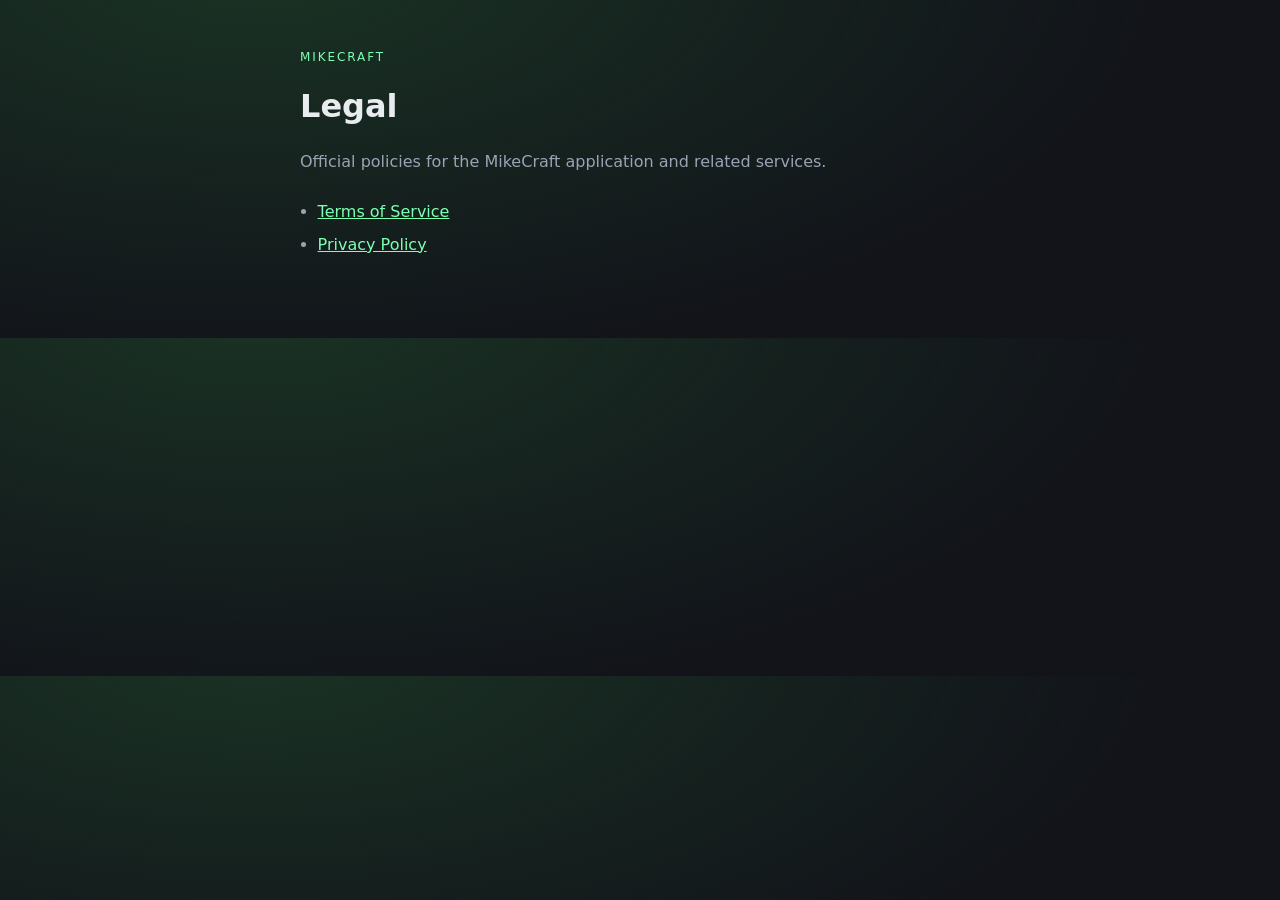
<file: index.html>
<!DOCTYPE html>
<html lang="en">
<head>
  <meta charset="utf-8" />
  <meta name="viewport" content="width=device-width, initial-scale=1" />
  <title>MikeCraft Legal</title>
  <link rel="stylesheet" href="styles.css" />
</head>
<body>
  <main class="wrap">
    <p class="eyebrow">MikeCraft</p>
    <h1>Legal</h1>
    <p class="lede">Official policies for the MikeCraft application and related services.</p>
    <ul class="links">
      <li><a href="terms.html">Terms of Service</a></li>
      <li><a href="privacy.html">Privacy Policy</a></li>
    </ul>
  </main>
</body>
</html>
</file>
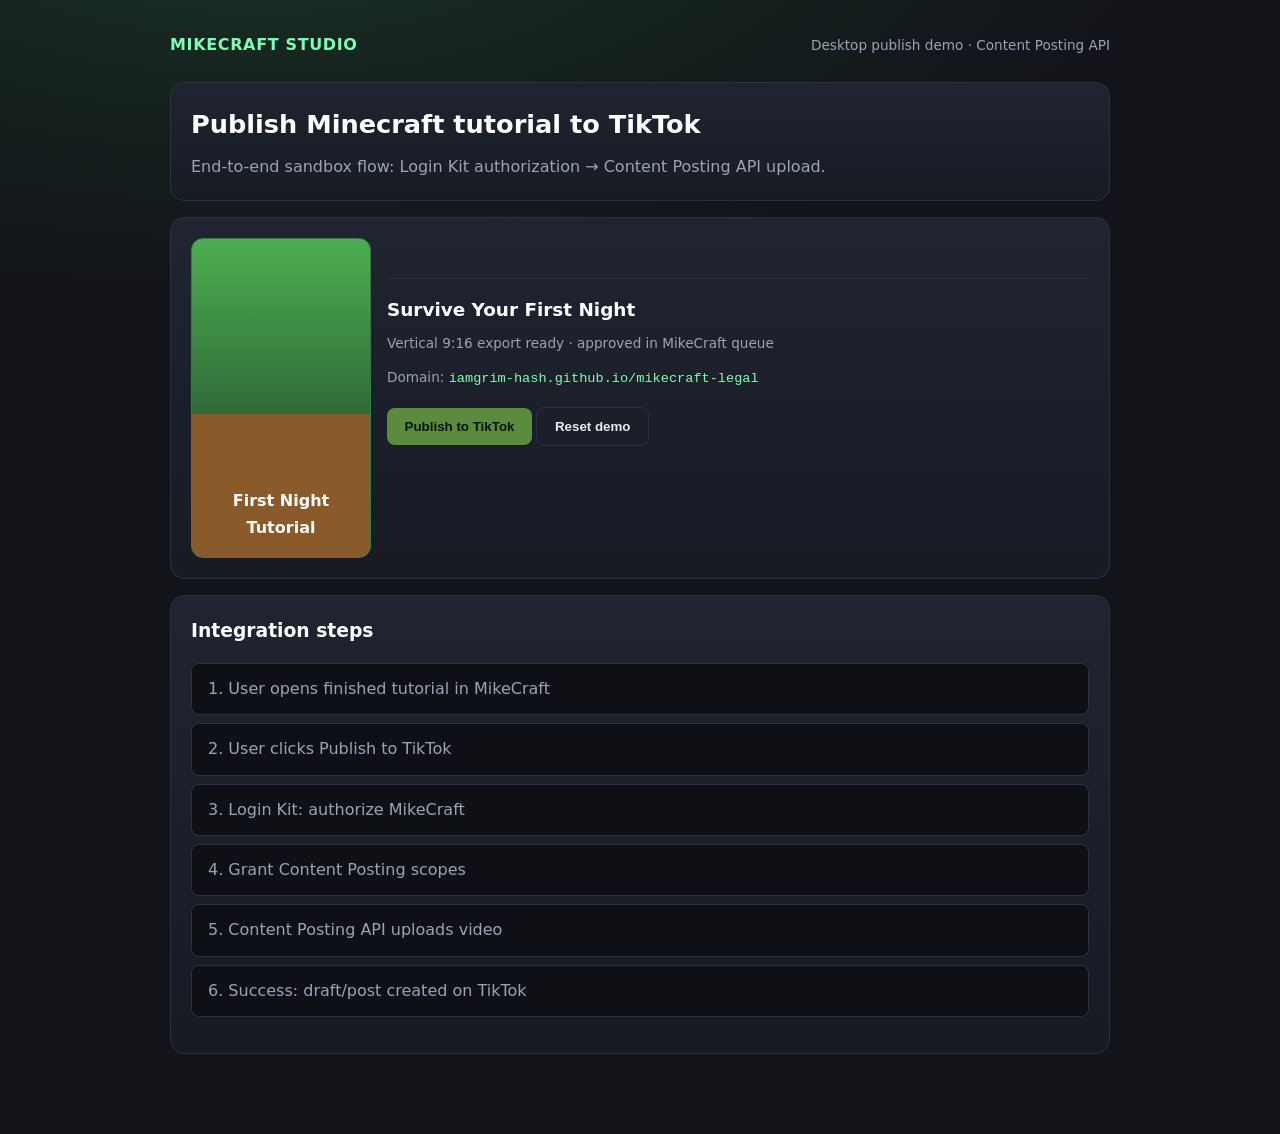
<file: demo.html>
<!DOCTYPE html>
<html lang="en">
<head>
  <meta charset="utf-8" />
  <meta name="viewport" content="width=device-width, initial-scale=1" />
  <title>MikeCraft — TikTok Publish Demo</title>
  <link rel="stylesheet" href="styles.css" />
  <style>
    .app {
      max-width: 980px;
      margin: 0 auto;
      padding: 2rem 1.25rem 4rem;
    }
    .topbar {
      display: flex;
      justify-content: space-between;
      align-items: center;
      margin-bottom: 1.5rem;
    }
    .brand { color: var(--accent); font-weight: 700; letter-spacing: 0.04em; }
    .panel {
      background: linear-gradient(180deg, #1f2430, #181b24);
      border: 1px solid var(--line);
      border-radius: 14px;
      padding: 1.25rem;
      margin-bottom: 1rem;
    }
    .row { display: flex; gap: 1rem; flex-wrap: wrap; }
    .thumb {
      width: 180px; height: 320px;
      border-radius: 12px;
      background: linear-gradient(180deg, #4caf50, #2f6b38 55%, #8b5a2b 55%);
      display: flex; align-items: end; justify-content: center;
      padding: 1rem; color: white; font-weight: 700; text-align: center;
      border: 1px solid #3a7d44;
    }
    .meta { flex: 1; min-width: 240px; }
    .btn {
      display: inline-flex; align-items: center; gap: 0.5rem;
      background: #5b8c3e; color: #0b120c; border: 0; border-radius: 8px;
      padding: 0.7rem 1.1rem; font-weight: 700; cursor: pointer;
    }
    .btn.secondary { background: transparent; color: var(--text); border: 1px solid var(--line); }
    .btn:disabled { opacity: 0.5; cursor: not-allowed; }
    .steps { display: grid; gap: 0.5rem; margin: 1rem 0; }
    .step {
      padding: 0.75rem 1rem; border-radius: 8px; border: 1px solid var(--line);
      color: var(--muted); background: #0e1016;
    }
    .step.active { border-color: #7cffb2; color: var(--accent); }
    .step.done { border-color: #5b8c3e; color: #cfe9d4; }
    .modal-bg {
      position: fixed; inset: 0; background: rgba(0,0,0,0.65);
      display: none; align-items: center; justify-content: center; padding: 1rem;
    }
    .modal-bg.show { display: flex; }
    .modal {
      width: min(420px, 100%); background: #111; border: 1px solid #333;
      border-radius: 12px; padding: 1.25rem; color: #fff;
    }
    .tt { color: #fe2c55; font-weight: 800; }
    .scopes { font-size: 0.9rem; color: #bbb; margin: 0.75rem 0 1rem; }
    .status { min-height: 1.4rem; color: var(--accent); margin-top: 0.75rem; }
    code { color: #7cffb2; }
  </style>
</head>
<body>
  <div class="app">
    <div class="topbar">
      <div class="brand">MIKECRAFT STUDIO</div>
      <div style="color:var(--muted);font-size:0.85rem">Desktop publish demo · Content Posting API</div>
    </div>

    <div class="panel">
      <h1 style="margin:0 0 0.5rem;font-size:1.6rem;color:#fff">Publish Minecraft tutorial to TikTok</h1>
      <p style="margin:0;color:var(--muted)">End-to-end sandbox flow: Login Kit authorization → Content Posting API upload.</p>
    </div>

    <div class="panel row">
      <div class="thumb">First Night<br/>Tutorial</div>
      <div class="meta">
        <h2 style="margin:0 0 0.4rem;color:#fff">Survive Your First Night</h2>
        <p style="margin:0 0 0.75rem;color:var(--muted)">Vertical 9:16 export ready · approved in MikeCraft queue</p>
        <p style="margin:0 0 1rem;color:var(--muted)">Domain: <code>iamgrim-hash.github.io/mikecraft-legal</code></p>
        <button class="btn" id="publishBtn" type="button">Publish to TikTok</button>
        <button class="btn secondary" id="resetBtn" type="button">Reset demo</button>
        <div class="status" id="status"></div>
      </div>
    </div>

    <div class="panel">
      <h3 style="margin:0 0 0.75rem;color:#fff">Integration steps</h3>
      <div class="steps" id="steps">
        <div class="step" data-step="1">1. User opens finished tutorial in MikeCraft</div>
        <div class="step" data-step="2">2. User clicks Publish to TikTok</div>
        <div class="step" data-step="3">3. Login Kit: authorize MikeCraft</div>
        <div class="step" data-step="4">4. Grant Content Posting scopes</div>
        <div class="step" data-step="5">5. Content Posting API uploads video</div>
        <div class="step" data-step="6">6. Success: draft/post created on TikTok</div>
      </div>
    </div>
  </div>

  <div class="modal-bg" id="oauthModal" role="dialog" aria-modal="true">
    <div class="modal">
      <div class="tt">TikTok</div>
      <h3 style="margin:0.4rem 0">Authorize MikeCraft</h3>
      <p class="scopes">
        MikeCraft is requesting:<br/>
        • Login Kit (user identity)<br/>
        • Content Posting API (upload videos you create)
      </p>
      <button class="btn" id="authorizeBtn" type="button">Authorize</button>
      <button class="btn secondary" id="cancelBtn" type="button" style="margin-left:0.5rem">Cancel</button>
    </div>
  </div>

  <script>
    const steps = [...document.querySelectorAll('.step')];
    const status = document.getElementById('status');
    const modal = document.getElementById('oauthModal');
    const publishBtn = document.getElementById('publishBtn');

    function setStep(n) {
      steps.forEach((el) => {
        const id = Number(el.dataset.step);
        el.classList.toggle('active', id === n);
        el.classList.toggle('done', id < n);
      });
    }

    function sleep(ms) { return new Promise((r) => setTimeout(r, ms)); }

    async function runFlow() {
      publishBtn.disabled = true;
      setStep(1); status.textContent = 'Opening project…';
      await sleep(700);
      setStep(2); status.textContent = 'Starting TikTok publish…';
      await sleep(600);
      setStep(3);
      modal.classList.add('show');
      status.textContent = 'Waiting for Login Kit authorization…';
    }

    document.getElementById('authorizeBtn').onclick = async () => {
      modal.classList.remove('show');
      setStep(4); status.textContent = 'Scopes granted: video.upload / content posting';
      await sleep(900);
      setStep(5); status.textContent = 'Uploading via Content Posting API (sandbox)…';
      await sleep(1400);
      setStep(6); status.textContent = 'Success — video sent to TikTok inbox/draft for review.';
      publishBtn.disabled = false;
    };

    document.getElementById('cancelBtn').onclick = () => {
      modal.classList.remove('show');
      status.textContent = 'Authorization cancelled.';
      publishBtn.disabled = false;
    };

    document.getElementById('resetBtn').onclick = () => {
      modal.classList.remove('show');
      steps.forEach((el) => el.classList.remove('active', 'done'));
      status.textContent = '';
      publishBtn.disabled = false;
    };

    publishBtn.onclick = runFlow;

    // Auto-run once for unattended demo recordings
    const params = new URLSearchParams(location.search);
    if (params.get('auto') === '1') {
      setTimeout(async () => {
        await runFlow();
        setTimeout(() => document.getElementById('authorizeBtn').click(), 1200);
      }, 800);
    }
  </script>
</body>
</html>
</file>
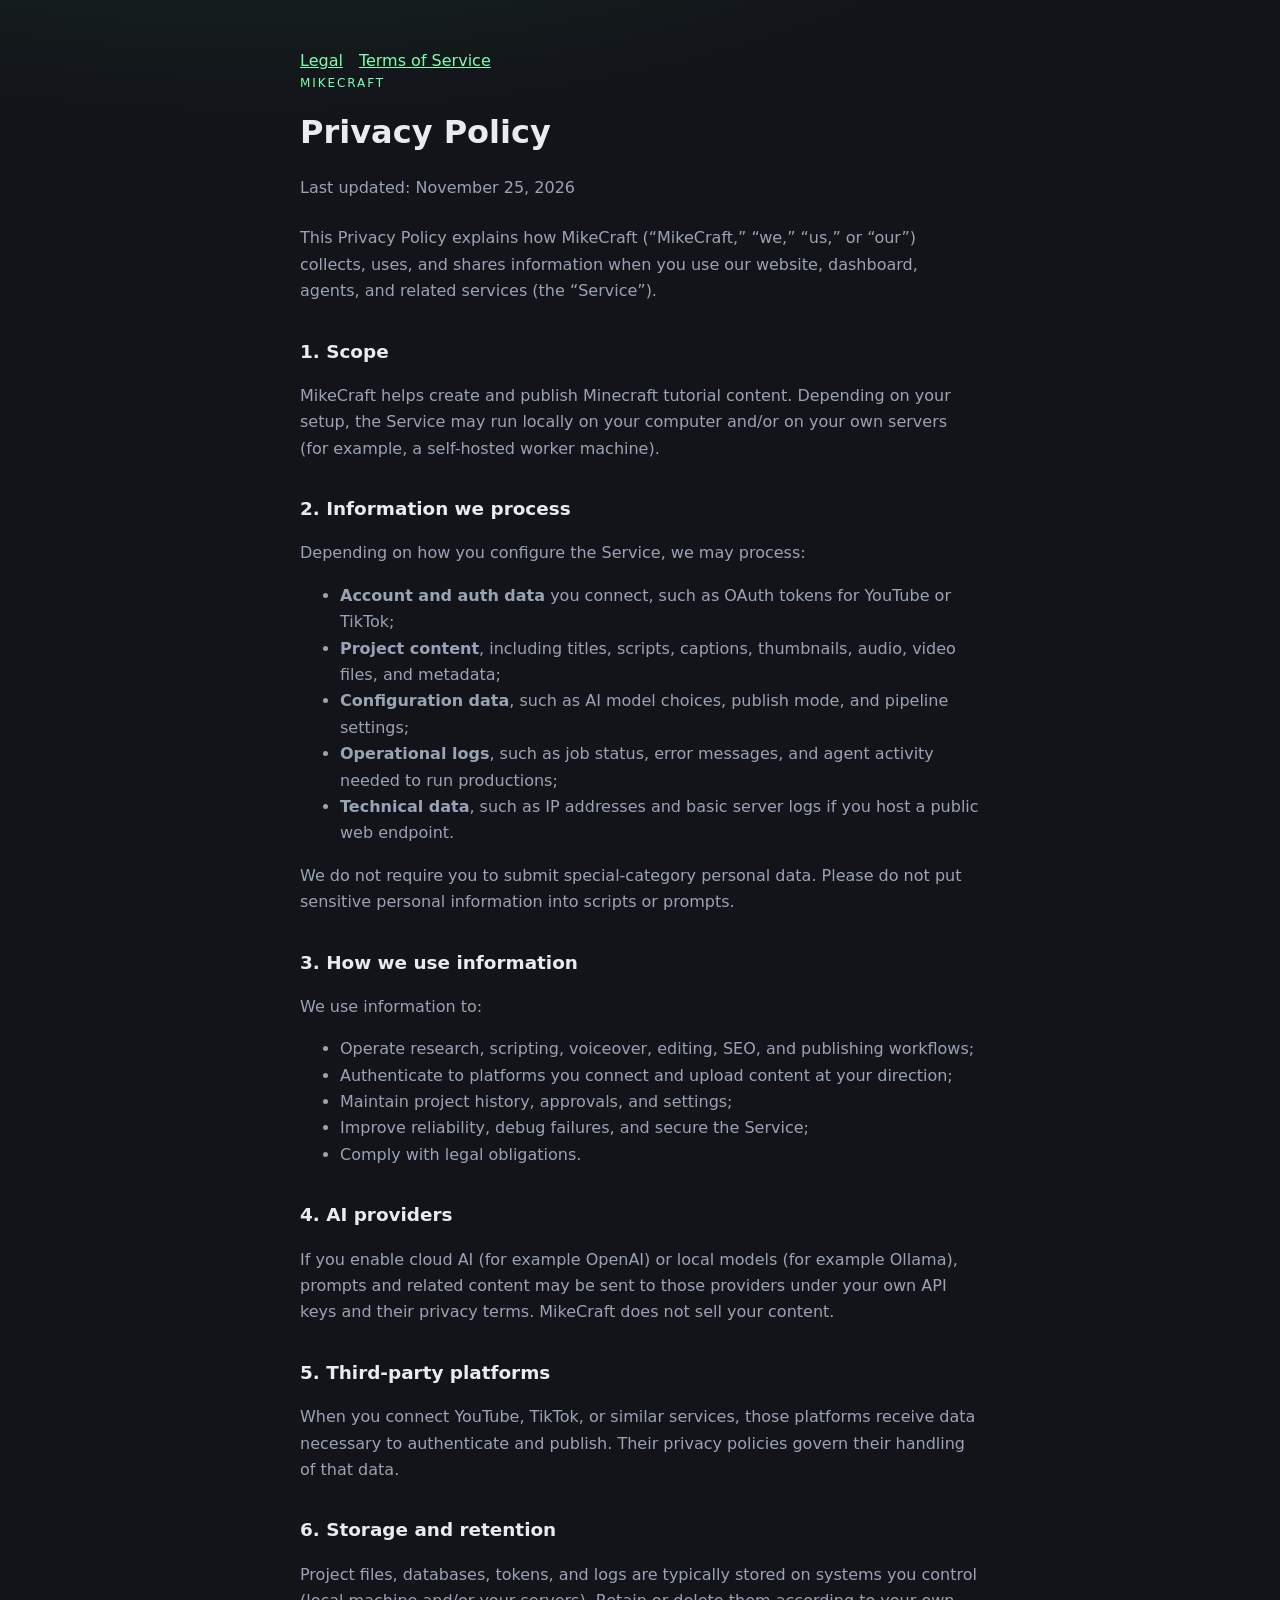
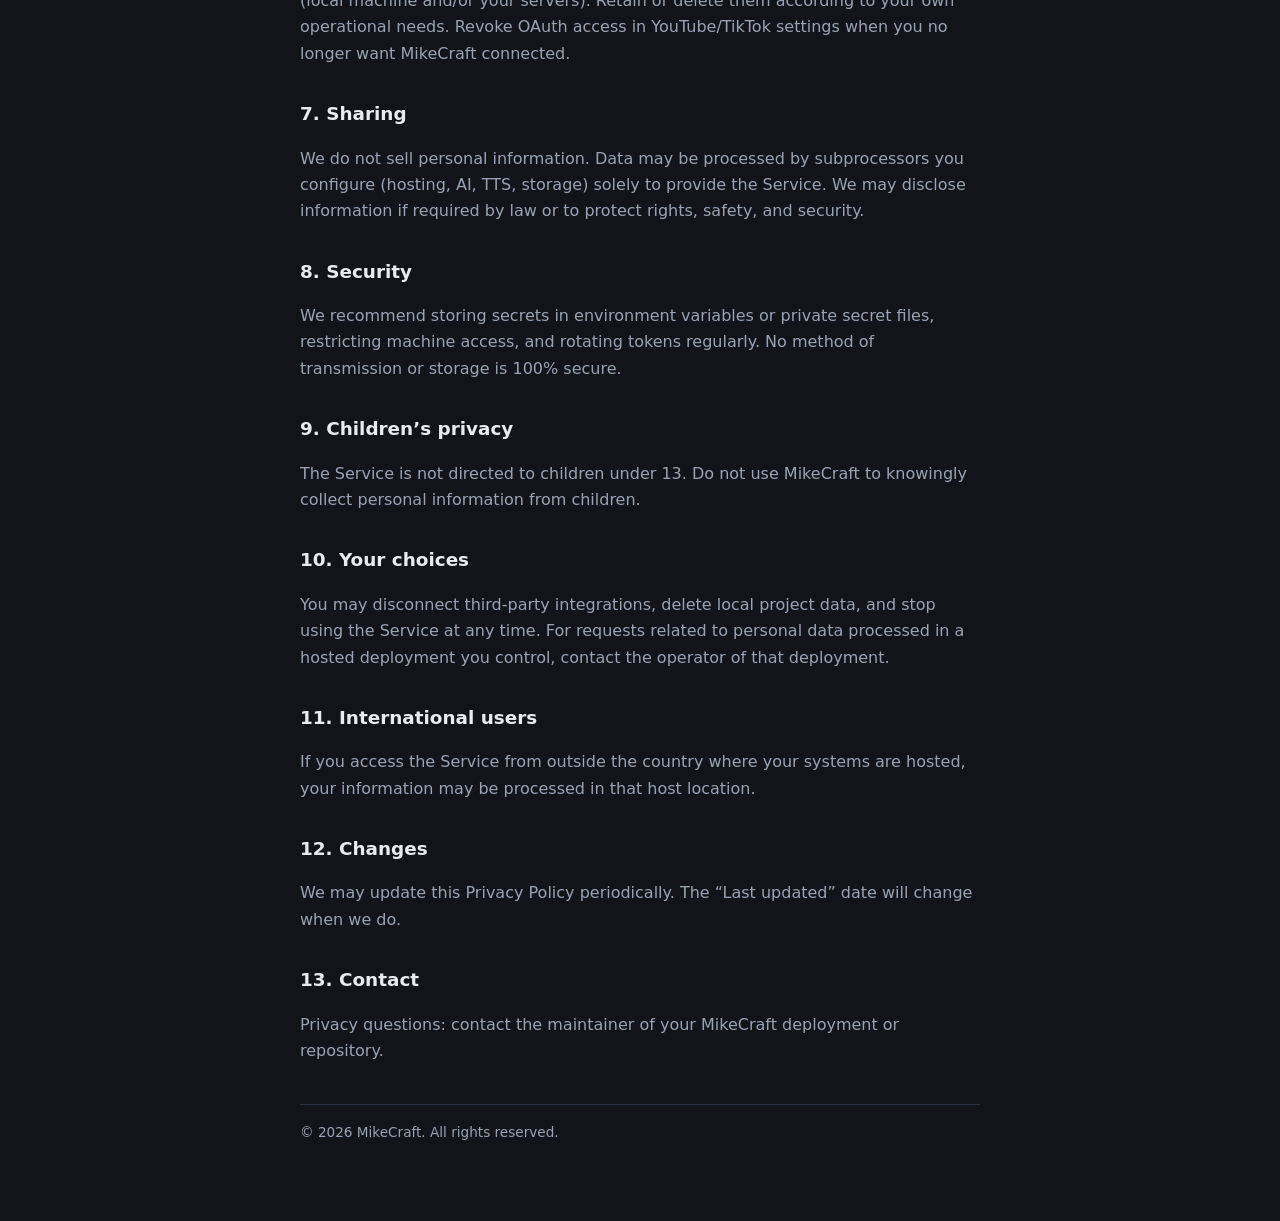
<file: privacy.html>
<!DOCTYPE html>
<html lang="en">
<head>
  <meta charset="utf-8" />
  <meta name="viewport" content="width=device-width, initial-scale=1" />
  <meta name="tiktok-developers-site-verification" content="sw2QSkenfLZFFRWreigTu3AT0ualoKnf" />
  <title>Privacy Policy — MikeCraft</title>
  <link rel="stylesheet" href="styles.css" />
</head>
<body>
  <main class="wrap">
    <nav><a href="index.html">Legal</a><a href="terms.html">Terms of Service</a></nav>
    <p class="eyebrow">MikeCraft</p>
    <h1>Privacy Policy</h1>
    <p class="lede">Last updated: November 25, 2026</p>

    <p>This Privacy Policy explains how MikeCraft (“MikeCraft,” “we,” “us,” or “our”) collects, uses, and shares information when you use our website, dashboard, agents, and related services (the “Service”).</p>

    <h2>1. Scope</h2>
    <p>MikeCraft helps create and publish Minecraft tutorial content. Depending on your setup, the Service may run locally on your computer and/or on your own servers (for example, a self-hosted worker machine).</p>

    <h2>2. Information we process</h2>
    <p>Depending on how you configure the Service, we may process:</p>
    <ul>
      <li><strong>Account and auth data</strong> you connect, such as OAuth tokens for YouTube or TikTok;</li>
      <li><strong>Project content</strong>, including titles, scripts, captions, thumbnails, audio, video files, and metadata;</li>
      <li><strong>Configuration data</strong>, such as AI model choices, publish mode, and pipeline settings;</li>
      <li><strong>Operational logs</strong>, such as job status, error messages, and agent activity needed to run productions;</li>
      <li><strong>Technical data</strong>, such as IP addresses and basic server logs if you host a public web endpoint.</li>
    </ul>
    <p>We do not require you to submit special-category personal data. Please do not put sensitive personal information into scripts or prompts.</p>

    <h2>3. How we use information</h2>
    <p>We use information to:</p>
    <ul>
      <li>Operate research, scripting, voiceover, editing, SEO, and publishing workflows;</li>
      <li>Authenticate to platforms you connect and upload content at your direction;</li>
      <li>Maintain project history, approvals, and settings;</li>
      <li>Improve reliability, debug failures, and secure the Service;</li>
      <li>Comply with legal obligations.</li>
    </ul>

    <h2>4. AI providers</h2>
    <p>If you enable cloud AI (for example OpenAI) or local models (for example Ollama), prompts and related content may be sent to those providers under your own API keys and their privacy terms. MikeCraft does not sell your content.</p>

    <h2>5. Third-party platforms</h2>
    <p>When you connect YouTube, TikTok, or similar services, those platforms receive data necessary to authenticate and publish. Their privacy policies govern their handling of that data.</p>

    <h2>6. Storage and retention</h2>
    <p>Project files, databases, tokens, and logs are typically stored on systems you control (local machine and/or your servers). Retain or delete them according to your own operational needs. Revoke OAuth access in YouTube/TikTok settings when you no longer want MikeCraft connected.</p>

    <h2>7. Sharing</h2>
    <p>We do not sell personal information. Data may be processed by subprocessors you configure (hosting, AI, TTS, storage) solely to provide the Service. We may disclose information if required by law or to protect rights, safety, and security.</p>

    <h2>8. Security</h2>
    <p>We recommend storing secrets in environment variables or private secret files, restricting machine access, and rotating tokens regularly. No method of transmission or storage is 100% secure.</p>

    <h2>9. Children’s privacy</h2>
    <p>The Service is not directed to children under 13. Do not use MikeCraft to knowingly collect personal information from children.</p>

    <h2>10. Your choices</h2>
    <p>You may disconnect third-party integrations, delete local project data, and stop using the Service at any time. For requests related to personal data processed in a hosted deployment you control, contact the operator of that deployment.</p>

    <h2>11. International users</h2>
    <p>If you access the Service from outside the country where your systems are hosted, your information may be processed in that host location.</p>

    <h2>12. Changes</h2>
    <p>We may update this Privacy Policy periodically. The “Last updated” date will change when we do.</p>

    <h2>13. Contact</h2>
    <p>Privacy questions: contact the maintainer of your MikeCraft deployment or repository.</p>

    <p class="meta">© 2026 MikeCraft. All rights reserved.</p>
  </main>
</body>
</html>
</file>
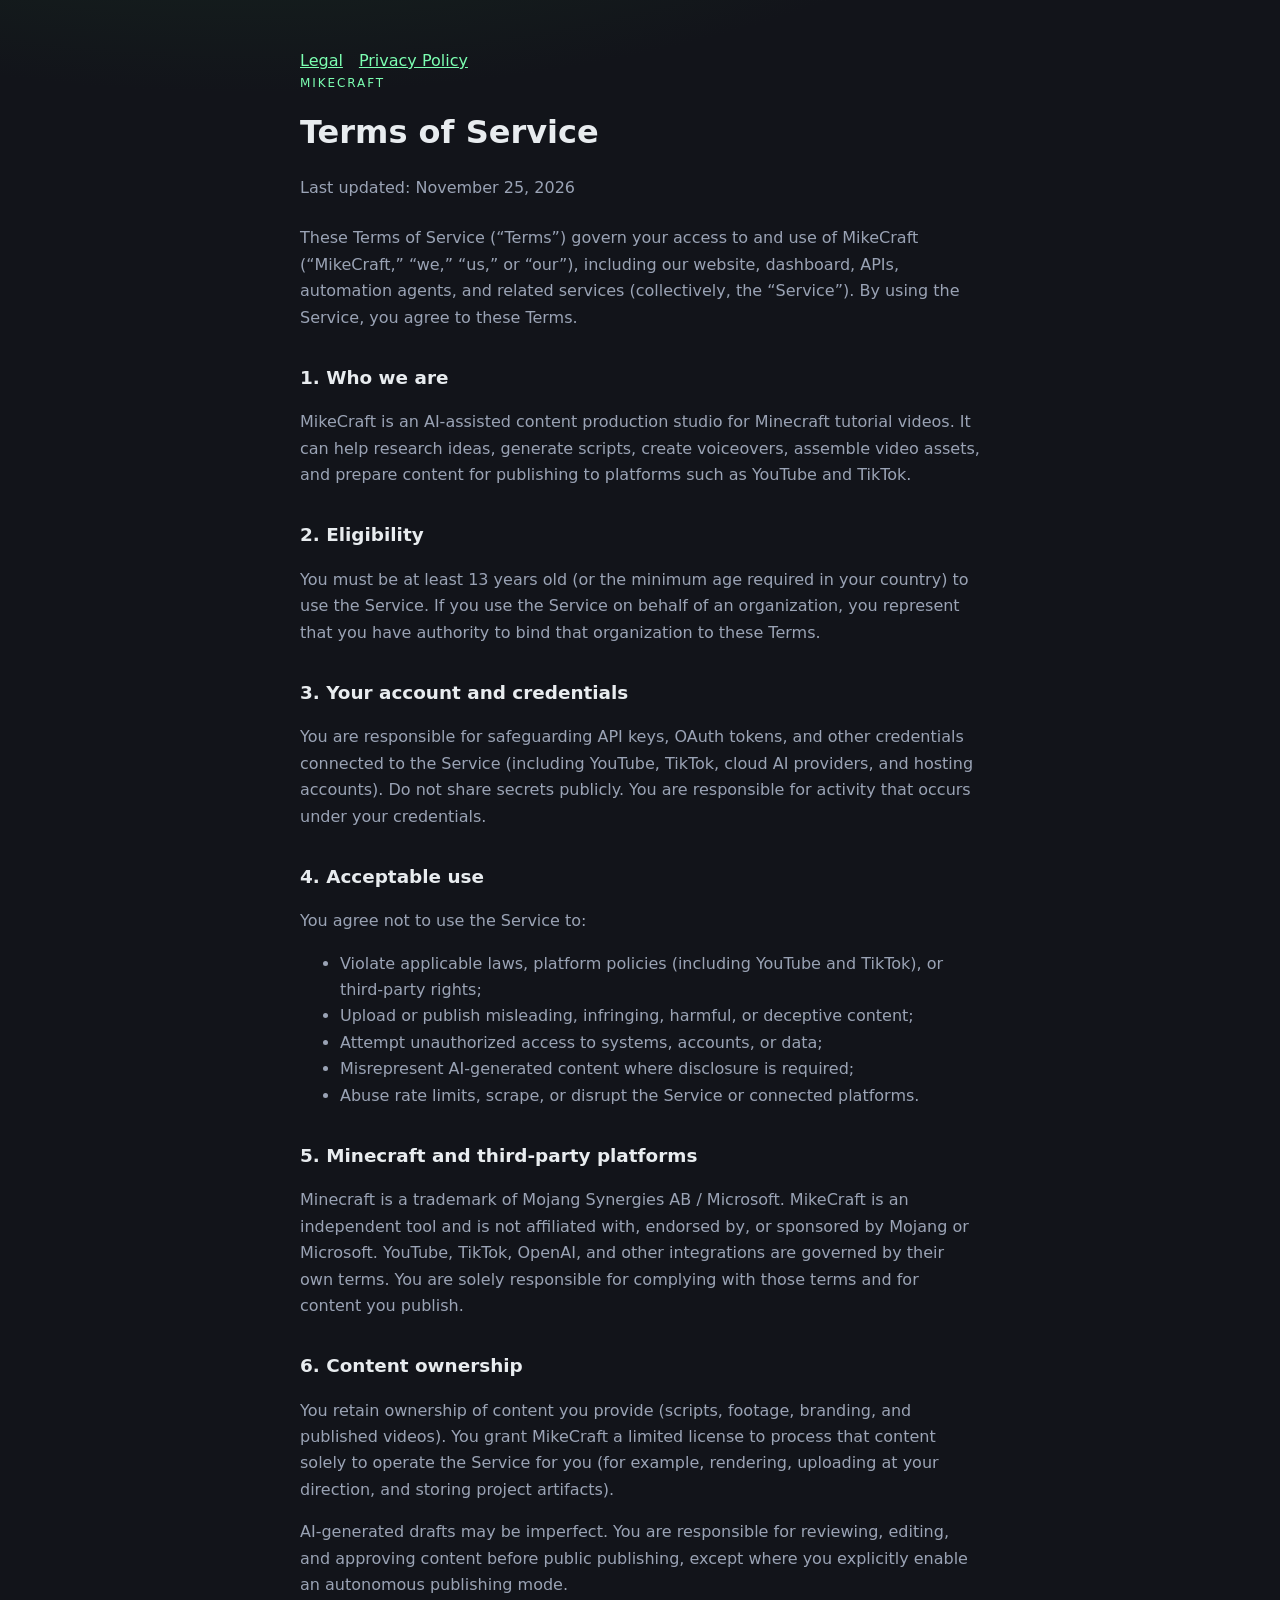
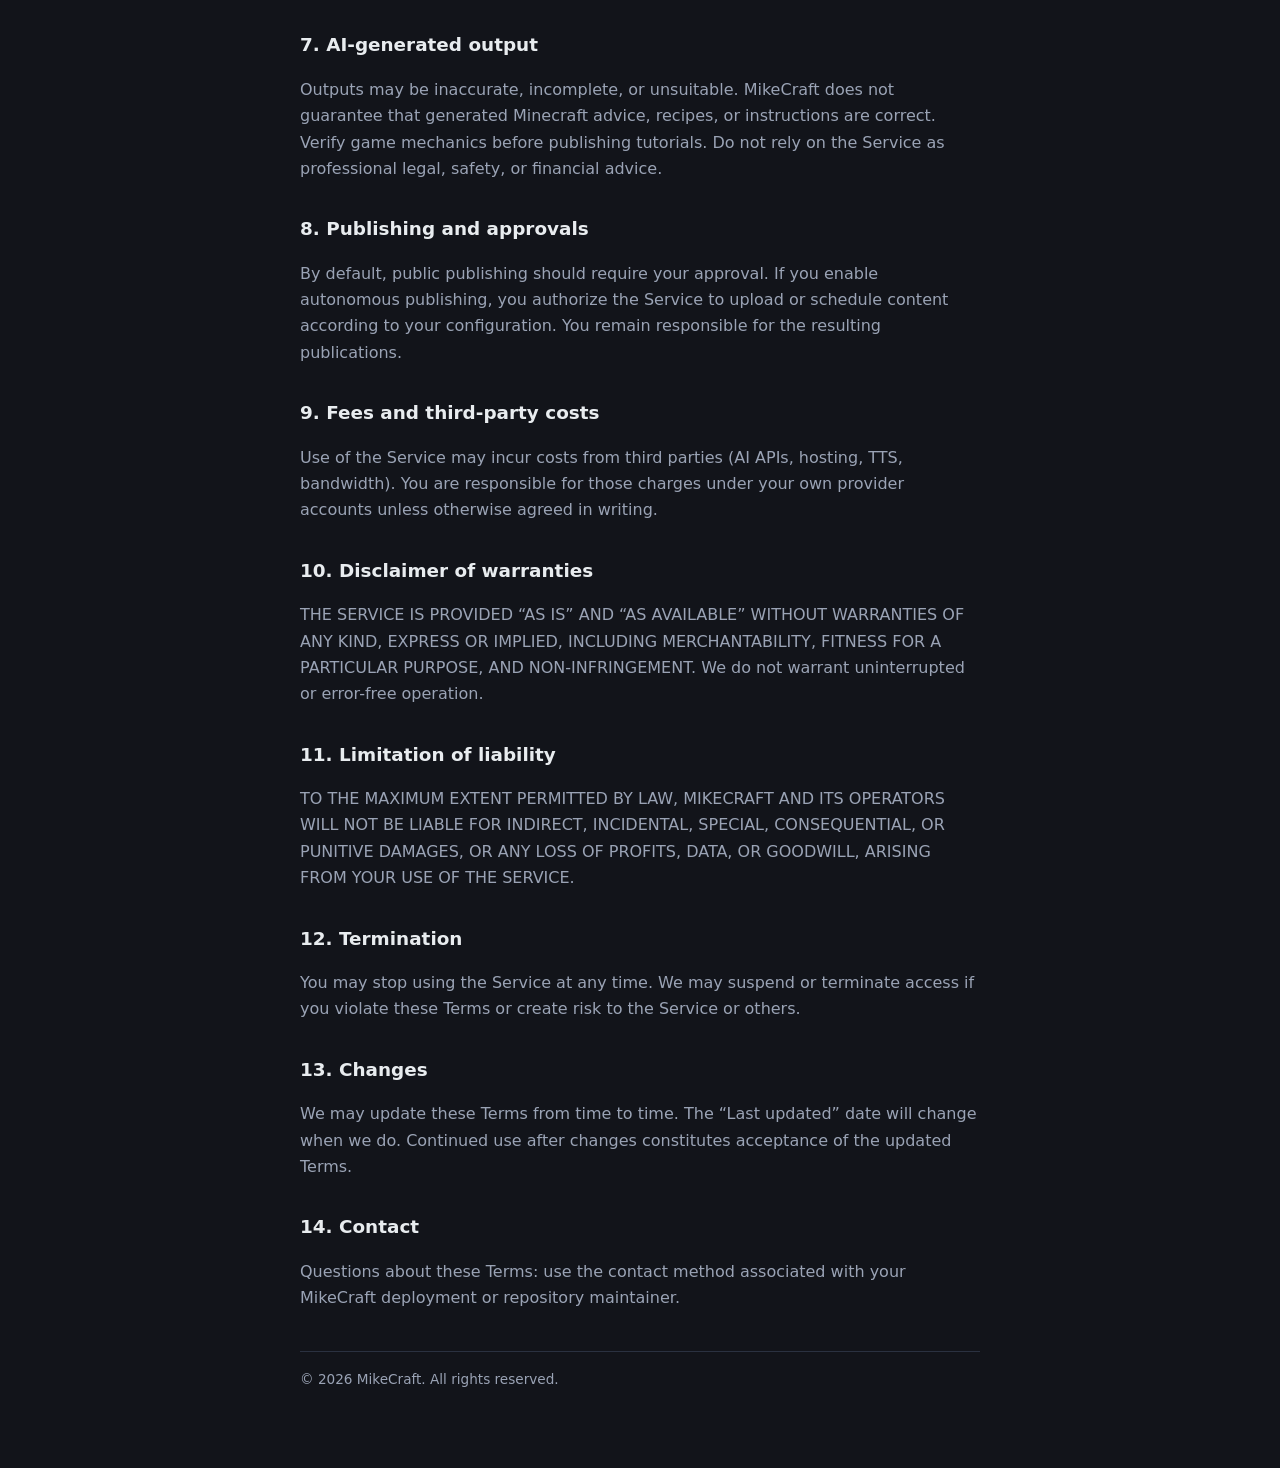
<file: terms.html>
<!DOCTYPE html>
<html lang="en">
<head>
  <meta charset="utf-8" />
  <meta name="viewport" content="width=device-width, initial-scale=1" />
  <meta name="tiktok-developers-site-verification" content="8t0qJbzpALDiNxZeBrb2DrOAUNCnz2zn" />
  <title>Terms of Service — MikeCraft</title>
  <link rel="stylesheet" href="styles.css" />
</head>
<body>
  <main class="wrap">
    <nav><a href="index.html">Legal</a><a href="privacy.html">Privacy Policy</a></nav>
    <p class="eyebrow">MikeCraft</p>
    <h1>Terms of Service</h1>
    <p class="lede">Last updated: November 25, 2026</p>

    <p>These Terms of Service (“Terms”) govern your access to and use of MikeCraft (“MikeCraft,” “we,” “us,” or “our”), including our website, dashboard, APIs, automation agents, and related services (collectively, the “Service”). By using the Service, you agree to these Terms.</p>

    <h2>1. Who we are</h2>
    <p>MikeCraft is an AI-assisted content production studio for Minecraft tutorial videos. It can help research ideas, generate scripts, create voiceovers, assemble video assets, and prepare content for publishing to platforms such as YouTube and TikTok.</p>

    <h2>2. Eligibility</h2>
    <p>You must be at least 13 years old (or the minimum age required in your country) to use the Service. If you use the Service on behalf of an organization, you represent that you have authority to bind that organization to these Terms.</p>

    <h2>3. Your account and credentials</h2>
    <p>You are responsible for safeguarding API keys, OAuth tokens, and other credentials connected to the Service (including YouTube, TikTok, cloud AI providers, and hosting accounts). Do not share secrets publicly. You are responsible for activity that occurs under your credentials.</p>

    <h2>4. Acceptable use</h2>
    <p>You agree not to use the Service to:</p>
    <ul>
      <li>Violate applicable laws, platform policies (including YouTube and TikTok), or third-party rights;</li>
      <li>Upload or publish misleading, infringing, harmful, or deceptive content;</li>
      <li>Attempt unauthorized access to systems, accounts, or data;</li>
      <li>Misrepresent AI-generated content where disclosure is required;</li>
      <li>Abuse rate limits, scrape, or disrupt the Service or connected platforms.</li>
    </ul>

    <h2>5. Minecraft and third-party platforms</h2>
    <p>Minecraft is a trademark of Mojang Synergies AB / Microsoft. MikeCraft is an independent tool and is not affiliated with, endorsed by, or sponsored by Mojang or Microsoft. YouTube, TikTok, OpenAI, and other integrations are governed by their own terms. You are solely responsible for complying with those terms and for content you publish.</p>

    <h2>6. Content ownership</h2>
    <p>You retain ownership of content you provide (scripts, footage, branding, and published videos). You grant MikeCraft a limited license to process that content solely to operate the Service for you (for example, rendering, uploading at your direction, and storing project artifacts).</p>
    <p>AI-generated drafts may be imperfect. You are responsible for reviewing, editing, and approving content before public publishing, except where you explicitly enable an autonomous publishing mode.</p>

    <h2>7. AI-generated output</h2>
    <p>Outputs may be inaccurate, incomplete, or unsuitable. MikeCraft does not guarantee that generated Minecraft advice, recipes, or instructions are correct. Verify game mechanics before publishing tutorials. Do not rely on the Service as professional legal, safety, or financial advice.</p>

    <h2>8. Publishing and approvals</h2>
    <p>By default, public publishing should require your approval. If you enable autonomous publishing, you authorize the Service to upload or schedule content according to your configuration. You remain responsible for the resulting publications.</p>

    <h2>9. Fees and third-party costs</h2>
    <p>Use of the Service may incur costs from third parties (AI APIs, hosting, TTS, bandwidth). You are responsible for those charges under your own provider accounts unless otherwise agreed in writing.</p>

    <h2>10. Disclaimer of warranties</h2>
    <p>THE SERVICE IS PROVIDED “AS IS” AND “AS AVAILABLE” WITHOUT WARRANTIES OF ANY KIND, EXPRESS OR IMPLIED, INCLUDING MERCHANTABILITY, FITNESS FOR A PARTICULAR PURPOSE, AND NON-INFRINGEMENT. We do not warrant uninterrupted or error-free operation.</p>

    <h2>11. Limitation of liability</h2>
    <p>TO THE MAXIMUM EXTENT PERMITTED BY LAW, MIKECRAFT AND ITS OPERATORS WILL NOT BE LIABLE FOR INDIRECT, INCIDENTAL, SPECIAL, CONSEQUENTIAL, OR PUNITIVE DAMAGES, OR ANY LOSS OF PROFITS, DATA, OR GOODWILL, ARISING FROM YOUR USE OF THE SERVICE.</p>

    <h2>12. Termination</h2>
    <p>You may stop using the Service at any time. We may suspend or terminate access if you violate these Terms or create risk to the Service or others.</p>

    <h2>13. Changes</h2>
    <p>We may update these Terms from time to time. The “Last updated” date will change when we do. Continued use after changes constitutes acceptance of the updated Terms.</p>

    <h2>14. Contact</h2>
    <p>Questions about these Terms: use the contact method associated with your MikeCraft deployment or repository maintainer.</p>

    <p class="meta">© 2026 MikeCraft. All rights reserved.</p>
  </main>
</body>
</html>
</file>
<file: styles.css>
:root {
  --bg: #12141a;
  --panel: #1a1e28;
  --text: #e8ecef;
  --muted: #9aa3b5;
  --accent: #7cffb2;
  --line: #2a3140;
}

* { box-sizing: border-box; }
body {
  margin: 0;
  font-family: "Segoe UI", system-ui, sans-serif;
  background: radial-gradient(900px 400px at 20% -10%, #1a3324, transparent), var(--bg);
  color: var(--text);
  line-height: 1.65;
}
.wrap {
  max-width: 720px;
  margin: 0 auto;
  padding: 3rem 1.25rem 4rem;
}
.eyebrow {
  text-transform: uppercase;
  letter-spacing: 0.16em;
  font-size: 0.75rem;
  color: var(--accent);
  margin: 0 0 0.75rem;
}
h1 { font-size: 2rem; margin: 0 0 0.75rem; }
h2 { font-size: 1.15rem; margin: 2rem 0 0.6rem; }
.lede, p, li { color: var(--muted); }
.lede { margin-bottom: 1.5rem; }
a { color: var(--accent); }
.links { padding-left: 1.1rem; }
.links li { margin: 0.4rem 0; }
.meta {
  margin-top: 2.5rem;
  padding-top: 1rem;
  border-top: 1px solid var(--line);
  font-size: 0.85rem;
}
nav a { margin-right: 1rem; }
</file>
